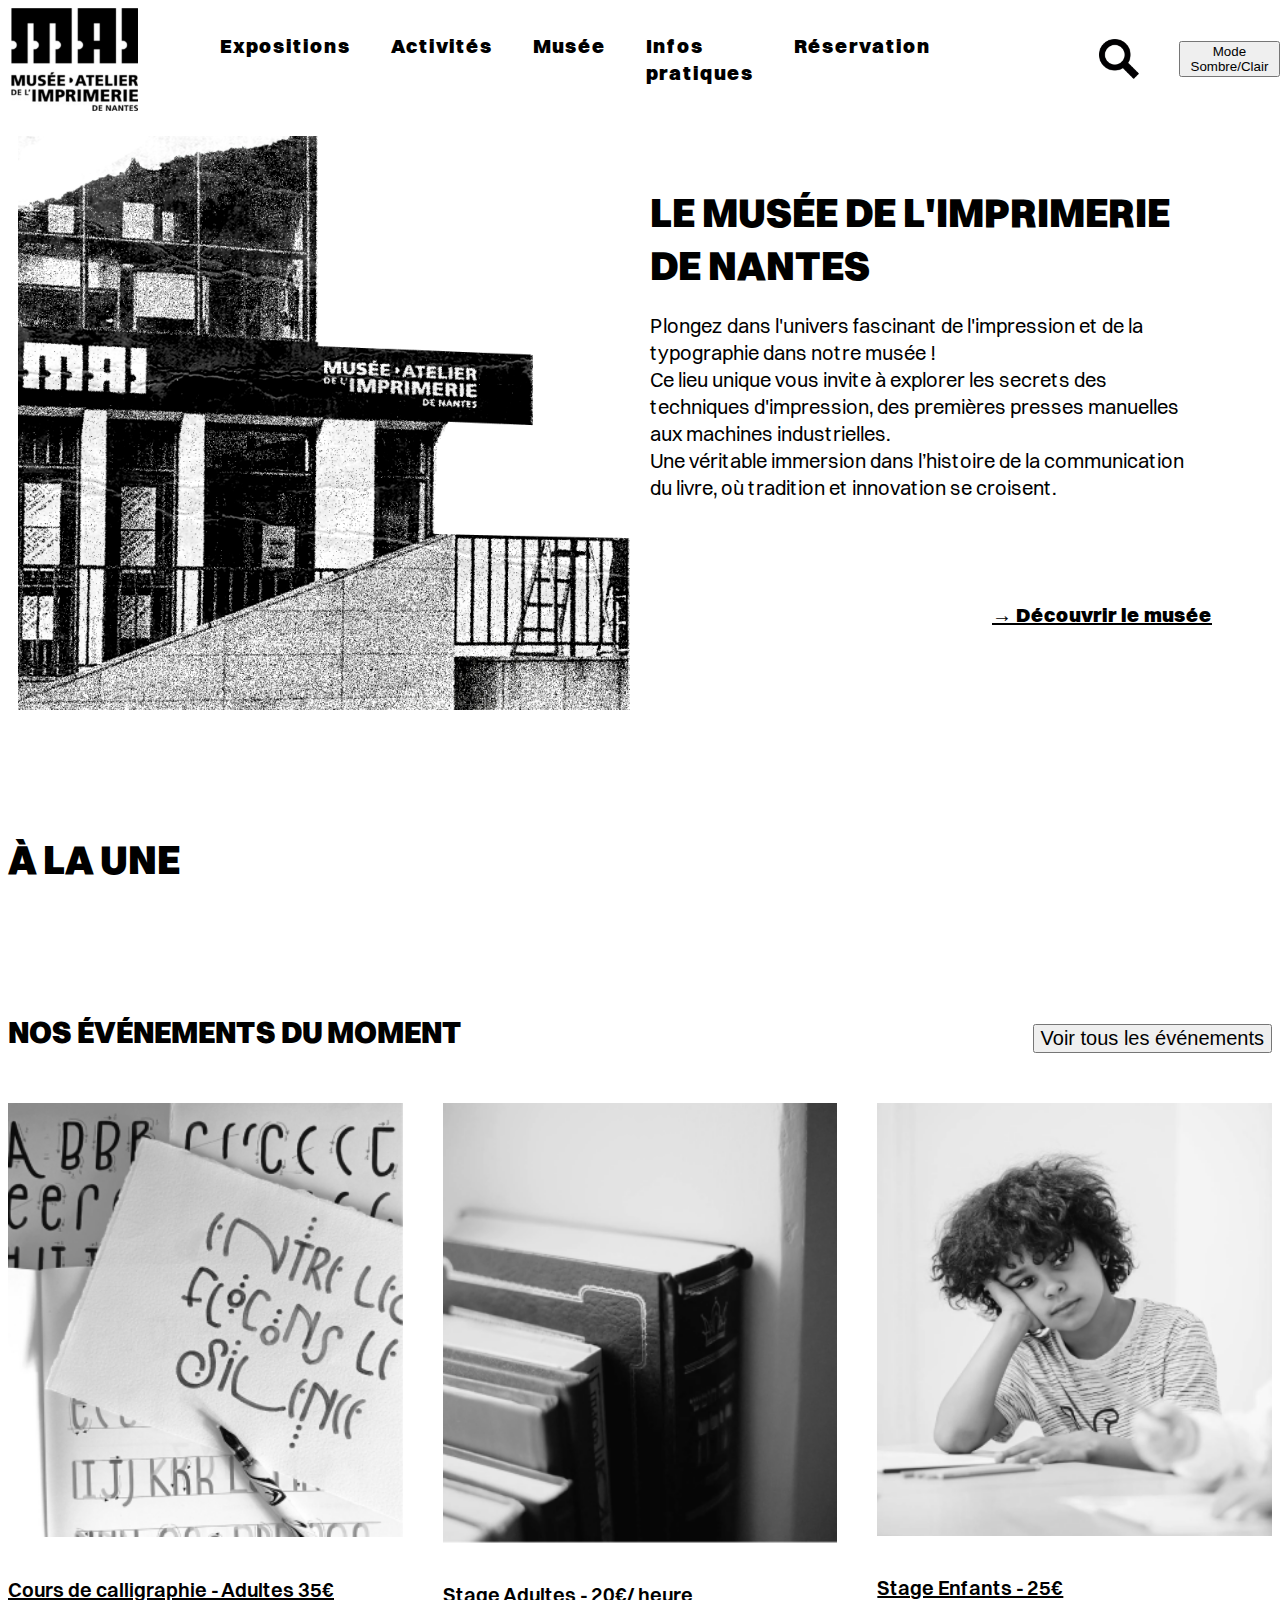
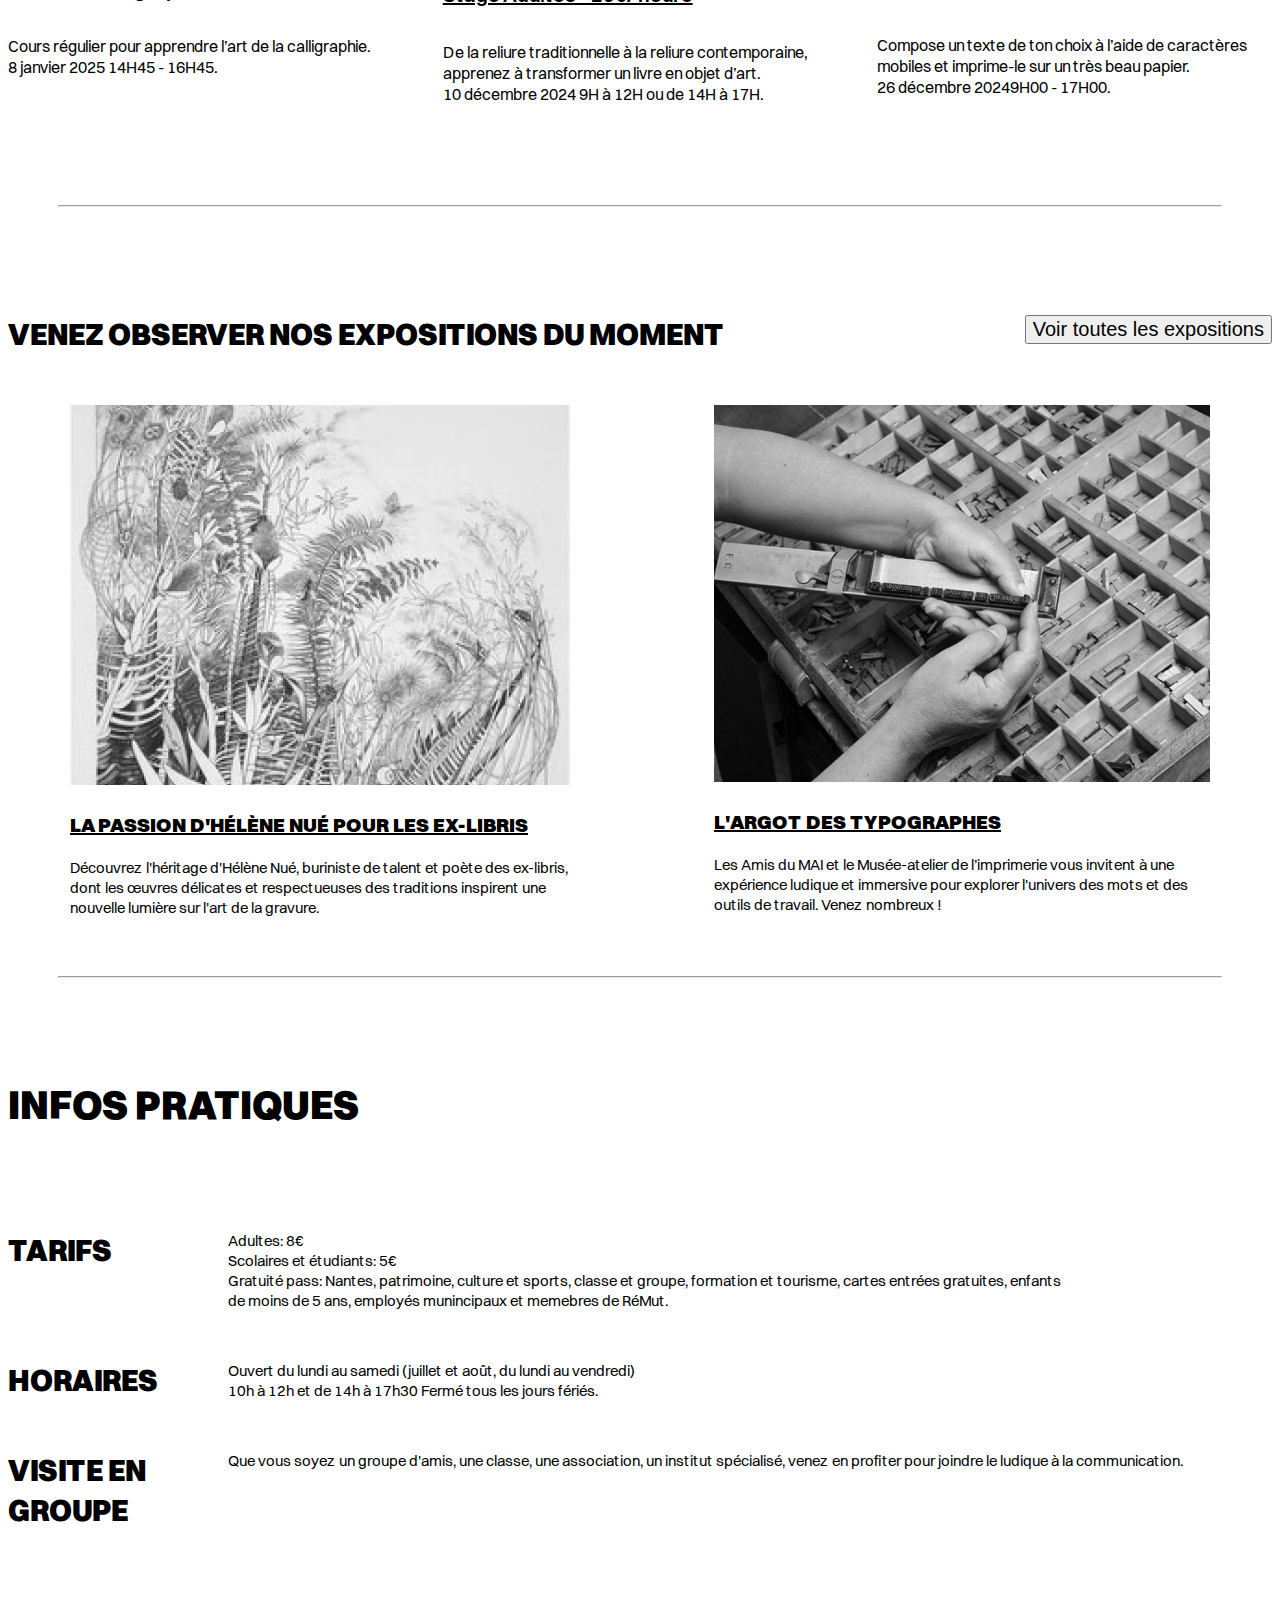
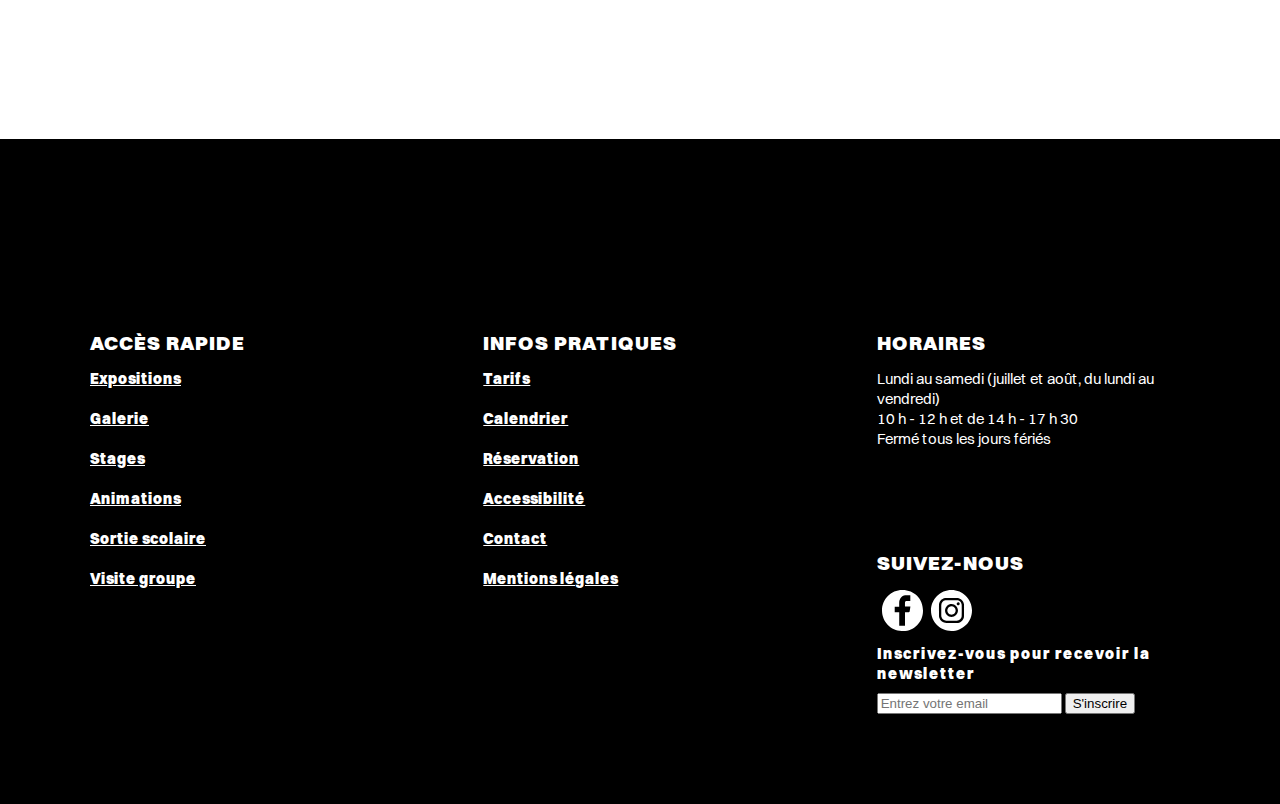
<file: index.html>
<!DOCTYPE html>
<html lang="fr">

<head>
    <meta charset="UTF-8">
    <meta name="viewport" content="width=device-width, initial-scale=1.0">
    <title>Musée de l'imprimerie de Nantes</title>
    <link rel="stylesheet" href="/styles/style.css">
    <link rel="stylesheet" href="/styles/fonts.css">
    <link rel="stylesheet" href="/styles/header.css">
    <link rel="stylesheet" href="/styles/footer.css">
    <link rel="stylesheet" href="/styles/infos-pratiques.css">
    <link rel="stylesheet" href="/styles/expo-du-moment.css">
    <link rel="stylesheet" href="/styles/accueil.css">
    <script src="js/oskour.js" defer> </script>
</head>

<body>
    <header id="main-header">
        <img src="/images/logo-principal.png" alt="Logo_principal" width="150px">
        <nav>
            <ul>
                <li>
                    <a href="index-2.html">Expositions</a>
                </li>
                <li>
                    <a href="">Activités</a>
                </li>
                <li>
                    <a href="">Musée</a>
                </li>
                <li>
                    <a href="">Infos pratiques</a>
                </li>
                <li>
                    <a href="">Réservation</a>
                </li>
            </ul>
        </nav>
        <img class="loupe hidden-mobile" src="/images/logo-loupe.png" alt="Logo_loupe" width="40px">
        <button id="toggleMode">Mode Sombre/Clair</button>
    </header>


    <main class="coeur-de-page">
        <section class="home-page">
            <div>
                <img class="image-accueil" width="1000px" src="/images/Desktop/image-accueil-dekstop.png"
                    alt="Photo_du_musée">
            </div>
            <div>
                <h1 class="principal-title">LE MUSÉE DE L'IMPRIMERIE DE NANTES</h1>
                <h3 class="description">Plongez dans l'univers fascinant de l'impression et de la typographie dans notre musée ! <br> Ce
                    lieu unique vous invite à explorer les secrets des techniques d'impression, des premières presses
                    manuelles aux machines industrielles.<br> Une véritable immersion dans l’histoire de la
                    communication du livre, où tradition et innovation se croisent.</h3>
                <a class="discover-link" href="">→ Découvrir le musée</a>
            </div>
        </section>

        <section>
            <section class="container-3">
                <div class="container">
                    <h1>À LA UNE</h1>
                    <section class="evenement-du-moment">
                        <h2>NOS ÉVÉNEMENTS DU MOMENT</h2>
                        <div class="news">
                            <a href="">
                                <button class="bouton-evenement" type="submit">Voir tous les événements</button>
                            </a>
                        </div>
                    </section>

                    <section class="contenu-evenement">
                        <div class="pictures-news">
                            <div>
                                <img width="450px" src="/images/Desktop/noir-et-blanc/accueil-event 1.png"
                                    alt="Photo_atelier_calligraphie">
                                <a href="">
                                    <h5>Cours de calligraphie - Adultes 35€</h5>
                                </a>
                                <p>Cours régulier pour apprendre l’art de la calligraphie.
                                    <br>8 janvier 2025 14H45 - 16H45.
                                </p>
                            </div>
                            <div>
                                <img width="450px" src="/images/Desktop/noir-et-blanc/accueil-event-2.png"
                                    alt="Photo_stage_adultes">
                                <a href="">
                                    <h5>Stage Adultes - 20€/ heure</h5>
                                </a>
                                <p>De la reliure traditionnelle à la reliure contemporaine, <br> apprenez à transformer
                                    un livre en objet d’art.
                                    <br>10 décembre 2024 9H à 12H ou de 14H à 17H.
                                </p>
                            </div>
                            <div>
                                <img width="450px" src="/images/Desktop/noir-et-blanc/accueil-event-3.png"
                                    alt="Photo_stage_enfant">
                                <a href="">
                                    <h5>Stage Enfants - 25€</h5>
                                </a>
                                <p>Compose un texte de ton choix à l’aide de caractères mobiles et imprime-le sur un
                                    très beau papier.<br> 26 décembre 20249H00 - 17H00. </p>
                            </div>
                        </div>
                    </section>

                    <hr>
                    <section class="evenement-du-moment flex">
                        <h2 class="titre-expo">VENEZ OBSERVER NOS EXPOSITIONS DU MOMENT</h2>
                        <div>
                            <a href="index-2.html">
                                <button class="bouton-expo" type="submit">Voir toutes les expositions</button>
                            </a>
                        </div>
                    </section>

                    <section class="article-exposition flex">
                        <div>
                            <img src="/images/Desktop/noir-et-blanc/accueil-expo.png" alt="Photo_toile_d'hélène_nué">
                            <a href="">
                                <h3>LA PASSION D'HÉLÈNE NUÉ POUR LES EX-LIBRIS</h3>
                            </a>
                            <P>Découvrez l'héritage d'Hélène Nué, buriniste de talent et poète des ex-libris,<br> dont
                                les œuvres délicates et respectueuses des traditions inspirent une <br> nouvelle lumière
                                sur l'art de la gravure.</P>
                        </div>
                        <div>
                            <img src="/images/Desktop/noir-et-blanc/accueil-expo-2.png"
                                alt="Photo_exposition_typographe ">
                            <a href="">
                                <h3>L'ARGOT DES TYPOGRAPHES</h3>
                            </a>
                            <P>Les Amis du MAI et le Musée-atelier de l’imprimerie vous invitent à une <br> expérience
                                ludique et immersive pour explorer l'univers des mots et des <br> outils de travail.
                                Venez nombreux !</P>
                        </div>
                    </section>


                    <section class="page-infos-pratiques">
                        <hr>
                        <h1>INFOS PRATIQUES</h1>
                        <section>
                            <h2>TARIFS</h2>
                            <div>
                                <ul>
                                    <li>Adultes: 8€</li>
                                    <li>Scolaires et étudiants: 5€</li>
                                    <li>Gratuité pass: Nantes, patrimoine, culture et sports, classe et groupe,
                                        formation et tourisme, cartes entrées gratuites, enfants <br> de moins de 5 ans,
                                        employés munincipaux et memebres de RéMut.</li>
                                </ul>
                            </div>
                        </section>
                        <section>
                            <h2>HORAIRES</h2>
                            <div>
                                <ul>
                                    <li>
                                        Ouvert du lundi au samedi (juillet et août, du lundi au vendredi)
                                    </li>
                                    <li>10h à 12h et de 14h à 17h30
                                        Fermé tous les jours fériés.
                                    </li>
                                </ul>

                            </div>
                        </section>
                        <section>
                            <h2>VISITE EN GROUPE</h2>
                            <div>
                                <p>Que vous soyez un groupe d'amis, une classe, une association, un institut spécialisé,
                                    venez en profiter pour joindre le ludique à la communication.</p>
                            </div>
                        </section>
                    </section>
    </main>


    <footer>
        <nav>
            <h1>ACCÈS RAPIDE</h1>
            <ul>
                <li>
                    <a href="index-2.html">Expositions</a>
                </li>
                <li>
                    <a href="">Galerie</a>
                </li>
                <li>
                    <a href="">Stages</a>
                </li>
                <li>
                    <a href="">Animations</a>
                </li>
                <li>
                    <a href="">Sortie scolaire</a>
                </li>
                <li>
                    <a href="">Visite groupe</a>
                </li>
            </ul>
        </nav>
        <nav>
            <h1>INFOS PRATIQUES</h1>
            <ul>
                <li>
                    <a href="">Tarifs</a>
                </li>
                <li>
                    <a href="">Calendrier</a>
                </li>
                <li>
                    <a href="">Réservation</a>
                </li>
                <li>
                    <a href="">Accessibilité</a>
                </li>
                <li>
                    <a href="">Contact</a>
                </li>
                <li>
                    <a href="">Mentions légales</a>
                </li>
            </ul>
        </nav>
        <div>
            <H1>HORAIRES</H1>
            <p>Lundi au samedi (juillet et août, du lundi au vendredi)<br> 10 h - 12 h et de 14 h - 17 h 30
                <br> Fermé tous les jours fériés
            </p>
            <h1>SUIVEZ-NOUS</h1>
            <ul class="logos">
                <li>
                    <a href="https://www.facebook.com/MuseeImprimerieNantes" target="_blank">
                        <img src="/images/Logos/FACEBOOK.svg" alt="Logo facebook">
                    </a>
                    <a href="https://www.instagram.com/musee_imprimerie_nantes" target="_blank">
                        <img src="/images/Logos/INSTA.svg" alt="Logo instagram">
                    </a>
                </li>
            </ul>
            <div class="newsletter-container">
                <h2>Inscrivez-vous pour recevoir la newsletter</h2>
                <form class="newsletter-form">
                    <input type="email" placeholder="Entrez votre email" required>
                    <button type="submit">S'inscrire</button>
                </form>
            </div>
        </div>
    </footer>
</body>

</html>
</file>
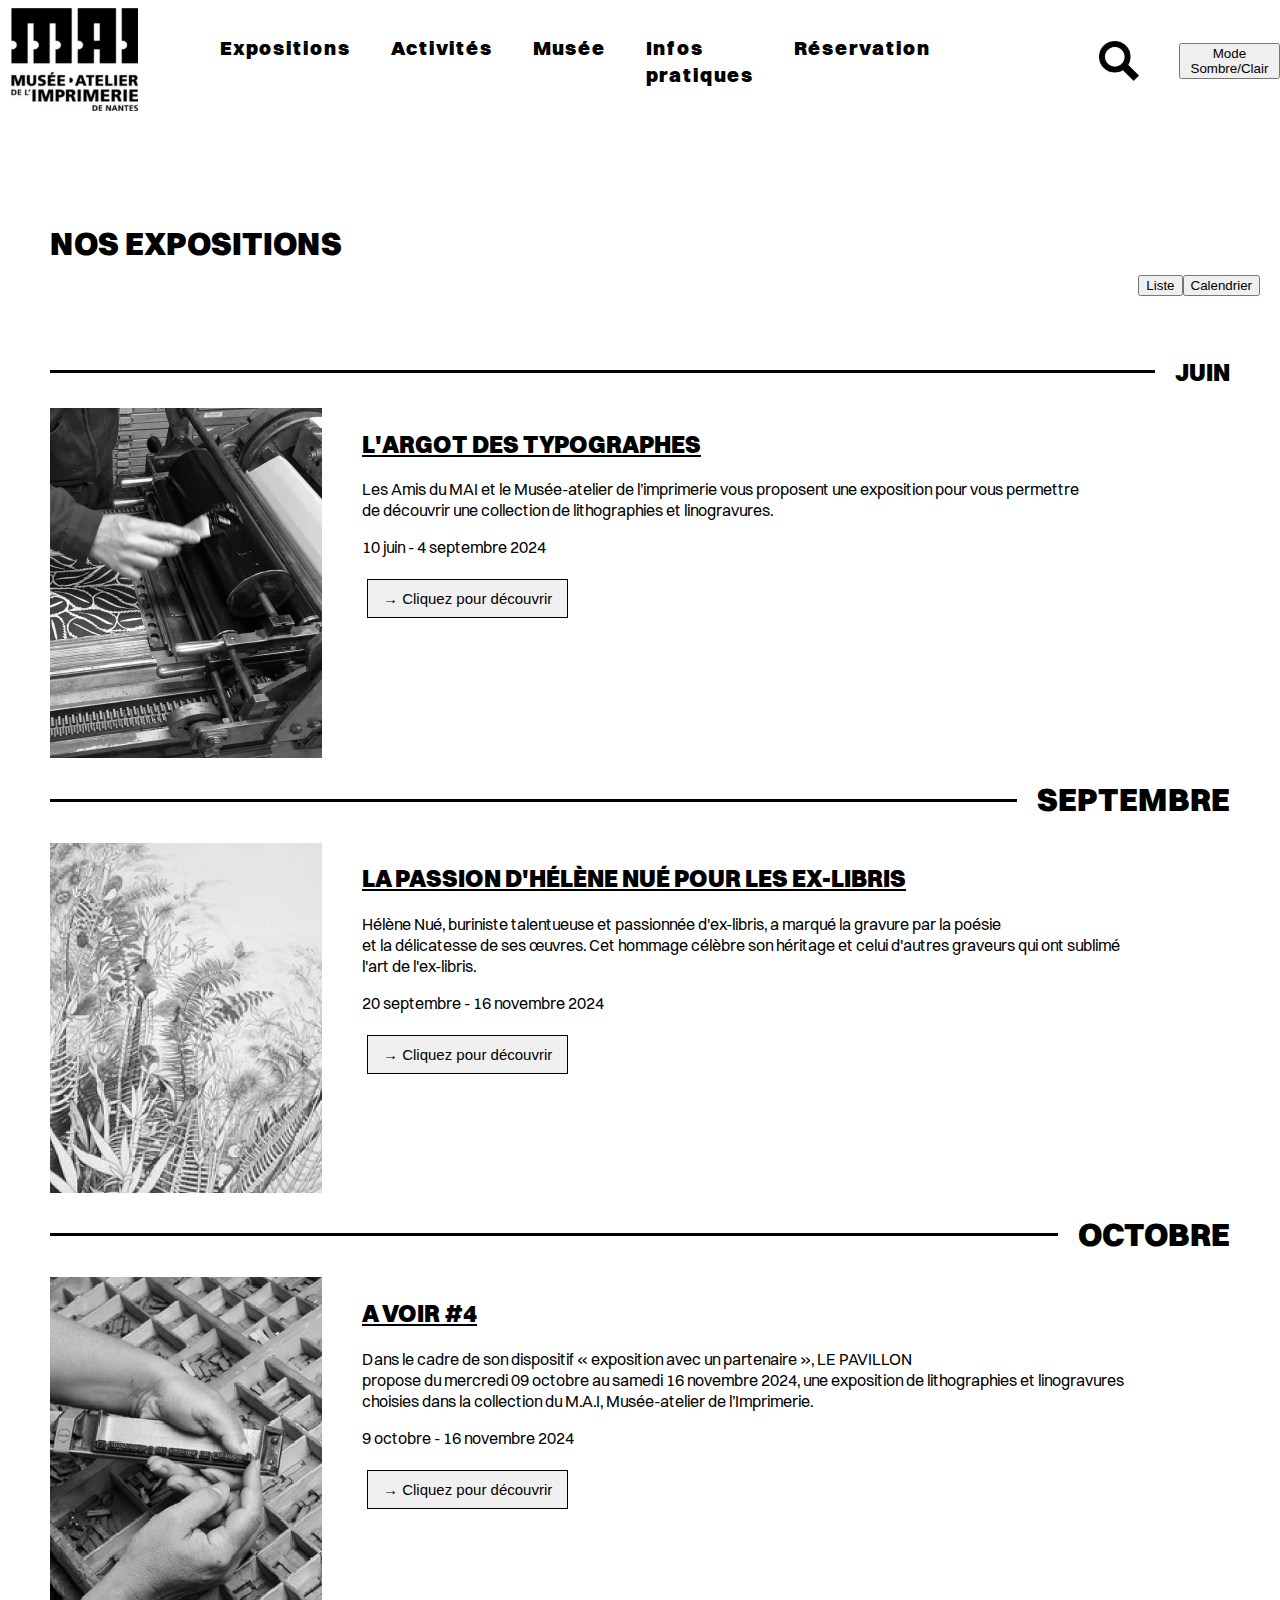
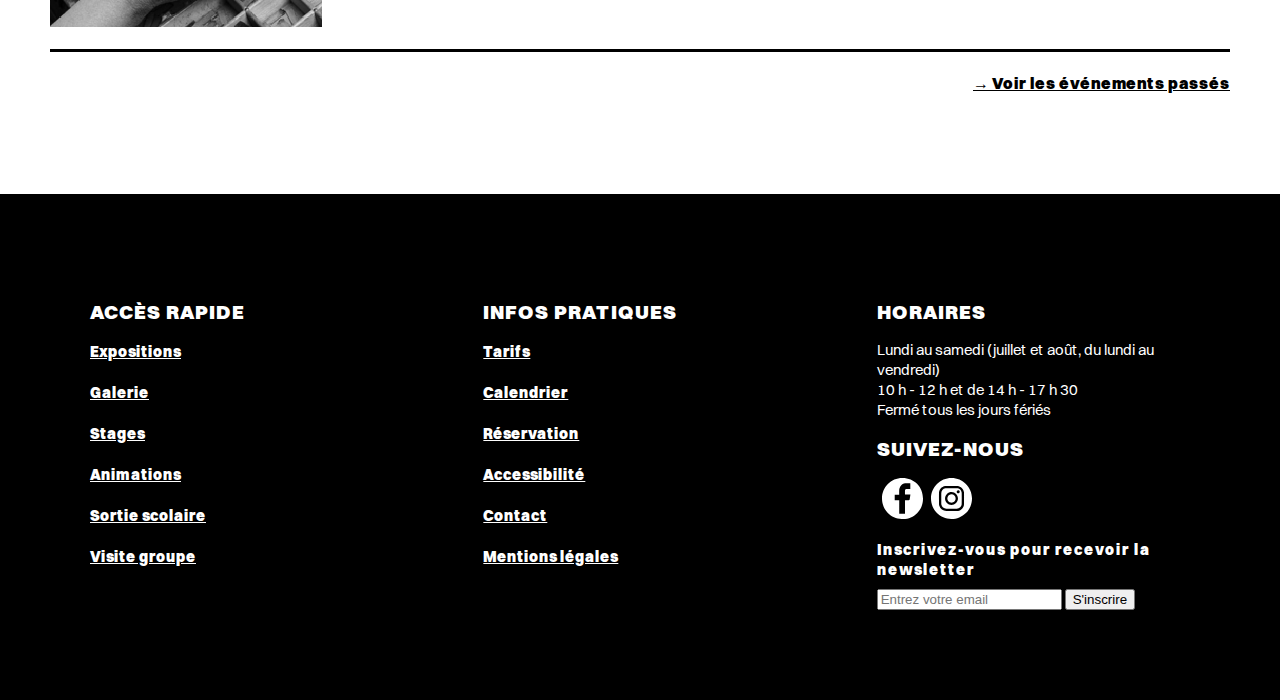
<file: index-2.html>
<!DOCTYPE html>
<html lang="fr">

<head>
    <meta charset="UTF-8">
    <meta name="viewport" content="width=device-width, initial-scale=1.0">
    <title>Expositions</title>
    <link rel="stylesheet" href="/styles/fonts.css">
    <link rel="stylesheet" href="/styles/style.css">
    <link rel="stylesheet" href="/styles/header.css">
    <link rel="stylesheet" href="/styles/nos-expositions.css">
    <link rel="stylesheet" href="/styles/footer.css">
    <script src="js/oskour.js" defer> </script>


</head>

<body>
    <header>
        <a href="index.html">
            <img src="/images/logo-principal.png" alt="Logo principal" width="150px">
        </a>
        <nav>
            <ul>
                <li>
                    <a href="">Expositions</a>
                </li>
                <li>
                    <a href="">Activités</a>
                </li>
                <li>
                    <a href="">Musée</a>
                </li>
                <li>
                    <a href="">Infos pratiques</a>
                </li>
                <li>
                    <a href="">Réservation</a>
                </li>
            </ul>
        </nav>
        <img class="loupe hidden-mobile" src="/images/logo-loupe.png" alt="Logo recherche" width="40px">
        <button id="toggleMode">Mode Sombre/Clair</button>
    </header>

    <main>
        <div class="container">
            <div class="premiere-section">
                <h1 class="titre">
                    NOS EXPOSITIONS
                </h1>
                <span class="button-group">
                    <button>Liste</button>
                    <button>Calendrier</button>
                </span>
            </div>

            <section>
                <h2 class="title-line">
                    <span class="line"></span>
                    JUIN
                </h2>
            </section>

            <section class="argo exposition-block">
                <div class="container-2">
                    <img src="/images/Desktop/noir-et-blanc/expo.png" alt="images_nos_expos">
                    <div>
                        <a href="">
                            <h2>
                                L'ARGOT DES TYPOGRAPHES
                            </h2>
                        </a>
                        <p>
                            Les Amis du MAI et le Musée-atelier de l’imprimerie vous proposent une exposition pour vous
                            permettre <br> de découvrir une collection de lithographies et linogravures.
                        </p>
                        <p>
                            10 juin - 4 septembre 2024
                        </p>
                        <a href="">
                            <button class="clique-pour-decouvrir">
                                → Cliquez pour découvrir
                            </button>
                        </a>
                    </div>
                </div>
            </section>

            <div>
                <section>
                    <h1 class="title-line">
                        <span class="line"></span>
                        SEPTEMBRE
                    </h1>
                </section>
            </div>

            <section class="helene exposition-block">
                <div class="container-2">
                    <img src="/images/Desktop/noir-et-blanc/expo-2.png" alt="images_expo_du_moment">
                    <div>
                        <a href="">
                            <h2>
                                LA PASSION D'HÉLÈNE NUÉ POUR LES EX-LIBRIS
                            </h2>
                        </a>
                        <p>
                            Hélène Nué, buriniste talentueuse et passionnée d'ex-libris, a marqué la gravure par la poésie
                            <br> et la délicatesse de ses œuvres. Cet hommage célèbre son héritage et celui d'autres
                            graveurs qui ont sublimé <br> l'art de l'ex-libris.
                        </p>
                        <p>
                            20 septembre - 16 novembre 2024
                        </p>
                        <a href="">
                            <button class="clique-pour-decouvrir">
                                → Cliquez pour découvrir
                            </button>
                        </a>
                    </div>
                </div>
            </section>

            <div>
                <section>
                    <h1 class="title-line">
                        <span class="line"></span>
                        OCTOBRE
                    </h1>
                </section>
            </div>

            <section class="lito exposition-block">
                <div class="container-2">
                    <img src="/images/Desktop/noir-et-blanc/expo-3.png" alt="images_expo_du_moment">
                    <div>
                        <a href="">
                            <h2>
                                A VOIR #4
                            </h2>
                        </a>
                        <p>
                            Dans le cadre de son dispositif « exposition avec un partenaire », LE PAVILLON <br> propose du
                            mercredi 09 octobre au samedi 16 novembre 2024, une exposition de lithographies et linogravures
                            <br> choisies dans la collection du M.A.I, Musée-atelier de l’Imprimerie.  
                        </p>
                        <p>
                            9 octobre - 16 novembre 2024
                        </p>
                        <a href="">
                            <button class="clique-pour-decouvrir">
                                → Cliquez pour découvrir
                            </button>
                        </a>
                    </div>
                </div>
            </section>

            <section>
                <h1 class="title-line">
                    <span class="line"></span>
                </h1>
                <a class="discover-link" href="">→ Voir les événements passés</a>
            </section>



    </main>

    <footer>
        <nav>
            <h1>ACCÈS RAPIDE</h1>
            <ul>
                <li>
                    <a href="index-2.html">Expositions</a>
                </li>
                <li>
                    <a href="">Galerie</a>
                </li>
                <li>
                    <a href="">Stages</a>
                </li>
                <li>
                    <a href="">Animations</a>
                </li>
                <li>
                    <a href="">Sortie scolaire</a>
                </li>
                <li>
                    <a href="">Visite groupe</a>
                </li>
            </ul>
        </nav>
        <nav>
            <h1>INFOS PRATIQUES</h1>
            <ul>
                <li>
                    <a href="">Tarifs</a>
                </li>
                <li>
                    <a href="">Calendrier</a>
                </li>
                <li>
                    <a href="">Réservation</a>
                </li>
                <li>
                    <a href="">Accessibilité</a>
                </li>
                <li>
                    <a href="">Contact</a>
                </li>
                <li>
                    <a href="">Mentions légales</a>
                </li>
            </ul>
        </nav>
        <div>
            <H1>HORAIRES</H1>
            <p>Lundi au samedi (juillet et août, du lundi au vendredi)<br> 10 h - 12 h et de 14 h - 17 h 30
                <br> Fermé tous les jours fériés
            </p>
            <h1>SUIVEZ-NOUS</h1>
            <ul class="logos">
                <li>
                    <a href="https://www.facebook.com/MuseeImprimerieNantes" target="_blank">
                        <img src="/images/Logos/FACEBOOK.svg" alt="Logo facebook">
                    </a>
                    <a href="https://www.instagram.com/musee_imprimerie_nantes" target="_blank">
                        <img src="/images/Logos/INSTA.svg" alt="Logo instagram">
                    </a>
                </li>
            </ul>
            <div class="newsletter-container">
                <h2>Inscrivez-vous pour recevoir la newsletter</h2>
                <form class="newsletter-form">
                    <input type="email" placeholder="Entrez votre email" required>
                    <button type="submit">S'inscrire</button>
                </form>
            </div>
        </div>
    </footer>
</body>

</html>
</file>
<file: styles/style.css>
.container {
    margin: 0 auto;
    max-width: 1280px;
}

/* JP */
.dark {
    color: white;
    background-color: black;
}

.container-2 {
    display: flex;
    gap: 40px;
}

.container-3 {
    margin: 8px;
    display: flex;
    flex-direction: column;
}

body {
    margin: 0;
}

@media screen and (max-width: 960px) {
    .hidden-mobile {
        display: none;
    }   
}
</file>
<file: styles/fonts.css>
@font-face {
    font-family:"Switzer";
    src: url("/fonts/Switzer-Regular.woff2") format("woff");
    font-weight: normal;
}

@font-face {
    font-family:"Switzer";
    src: url("/fonts/Switzer-Black.woff2") format("woff");
    font-weight: 800;
}

@font-face {
    font-family:"Switzer";
    src: url("/fonts/Switzer-Semibold.woff2") format("woff");
    font-weight: 500;
}

body {
    font-family: "Switzer";
}
</file>
<file: styles/header.css>
header {
    display: flex;
    align-items: flex-start;
    align-items: center;
}

header nav {
    flex-grow: 1;
    width: 100%;
    overflow-x: scroll;
}


header nav ul {
    display: flex;
    gap: 40px;
    list-style: none;
    /* flex-wrap: wrap;  */
    justify-content: space-between;
    padding-left: 70px;
    padding-right: 200px;
}

header nav ul a {
    font-size: 20px;
    text-decoration: none;
    color: black;
    font-weight: 800;
    letter-spacing: 1px;
}

.loupe {
    padding-right: 40px;
}


@media (max-width: 375px) {
    header nav ul a {
        font-size: 15px;
    }
}
</file>
<file: styles/footer.css>
footer {
    display: flex;
    align-items: flex-start;
    background-color: black;
    padding: 50px;
    flex-wrap: wrap;
}

footer .logos {
    justify-content: flex-start;
    padding-left: 0px;
}

footer div a {
    color: black;
    padding-left: 5px;
}

footer > * {
    flex-grow: 1;
    flex-basis: 20%;
    padding: 40px;
}

footer nav ul {
    flex-grow: 1;
    list-style: none;
}

footer > nav > ul {
    display: flex;
    flex-direction: column;
    padding: 0;
}

footer h1 {
    font-size: 20px;
    color: white;
    font-weight: 800;
    letter-spacing: 1px;
}

footer h2 {
    font-size: 15px;
    color: white;
    font-weight: 800;
    letter-spacing: 1px;
    padding: 0px;
    margin: 8px 0px;
}

footer a, footer p {
    font-size: 15px;
    color: rgb(255, 255, 255);
}

footer nav {
    font-weight: 800;
    color: white;
}

footer nav ul {
    gap: 20px;
}
</file>
<file: styles/infos-pratiques.css>
.page-infos-pratiques ul {
    list-style: none;
}

.page-infos-pratiques > section{
    display: flex;
}

.page-infos-pratiques h2{
    flex-basis: 220px;
    flex-shrink: 0;
    font-weight: 800;
    font-size: 30px;
}

.page-infos-pratiques ul{
    padding:0;
    align-items: flex-start;
}

.page-infos-pratiques h2, ul, p {
    margin: 0px;
}


.page-infos-pratiques H1 {
    font-weight: 800;
    font-size: 40px;
    margin-top: 100px;
    margin-bottom: 100px;
    margin-left: 0px;
}

.page-infos-pratiques p, li {
    font-size: 15px;
}

section {
    padding-bottom: 50px;
}

hr {
    margin-right: 50px;
}

@media (max-width: 400px) {
    section{
        display: flex;
        flex-direction: column;
        padding-bottom: 30px;
        }
    .page-infos-pratiques h2 {
        flex-basis: 0px;
        margin-bottom: 50px;
    }
    .page-infos-pratiques h1 {
        margin-bottom:40px;
        margin-top: 30px;
    }
}
</file>
<file: styles/expo-du-moment.css>
.expo-du-moment {
    display: flex;
    align-items: center;
    flex-grow: 1;
}

.expo-du-moment H2 {
    font-weight: 800;
    font-size: 30px;
    margin-top: 100px;
    margin-left: 50px;
}

.bouton-exposition {
    font-size: 20px;
    margin-left: 400px;
    margin-top: 80px;
}

.article-exposition {
    align-items: flex-start;
    justify-content: center;
    justify-content: space-around;
    padding-right: 50px;
}

.article-exposition p {
    font-size: 15px;
}

.article-exposition a {
    font-weight: 800;
    font-size: 19px;
    color: black;
}

.article-exposition img {
    width: 100%;
}

hr {
    margin-left: 50px;
}
</file>
<file: styles/accueil.css>
.flex {
    display: flex;
    gap: 20px;
}

@media screen and (max-width: 768px) {
    .flex {
        flex-direction: column;
    }
}

.home-page {
    padding: 0px;
    margin-top: 50px;
    display: flex;
    gap: 20px;
}

.home-page>div {
    flex-basis: 50%;
}

.home-page img {
    width: 100%;
    min-width: 250px;
}

@media screen and (max-width: 960px) {
    .home-page {
        flex-direction: column;
    }
}

.home-page H1 {
    font-weight: 800;
    margin: 0;
    margin-bottom: 20px;
    margin-right: 70px;
    padding: 0;
    margin-top: 50px;
}

.description {
    margin: 10px 0;
    margin-right: 70px;
    padding: 0;
    font-weight: 300;
}

.home-page a {
    margin: 0;
    margin-right: 50px;
    margin-top: 100px;
    padding: 0;
    color: black;
}

.home-page {
    margin: 8px;
    padding: 10px;
}


.principal-title {
    font-weight: 800;
    margin-bottom: 30px;
}

h3 {
    font-size: 20px;
    font-weight: 600;
}

.discover-link {
    display: block;
    margin-top: 100px;
    text-align: right;
    font-weight: 800;
    margin-left: 70px;
    font-size: 20px;
}


h2 {
    margin-top: 100px;
    font-size: 30px;
    margin-left: 0px;
    padding-left: 00px;
    margin-bottom: 0px;
    font-weight: 800;
}

.titre-expo {
    padding-left: 0px;
}

h4 {
    font-size: 40px;
    font-weight: 900;
    margin-left: 50px;
    font-weight: 800;
}

.button {
    display: inline-block;
    font-size: 20px;
    font-weight: 800;
    margin: 0;
    padding: 0;
}


.news {
    display: flex;
    align-items: flex-end;
}

.pictures-news {
    display: flex;
    justify-content: space-around;
    padding: 0px;
    flex-grow: 1;
    gap: 40px;
}

.pictures-news>div {
    width: calc(100% / 3);
}

.pictures-news img {
    width: 100%;
}

h5 {
    font-weight: bold;
    font-size: 20px;
    font-weight: 500;
}

.evenement-du-moment {
    display: flex;
    margin: 0px;
    justify-content: space-between;
}

.contenu-evenement {
    padding: 0px;
    margin-bottom: 100px;
}

.coeur-de-page {
    flex-wrap: wrap;
}

a {
    color: black;
}

h1 {
    font-size: 40px;
    font-weight: 800;
    margin-top: 100px;
    margin-left: 0px;
}

.article-exposition {
    padding-right: 0px;
}
.bouton-expo {
    margin: 0px;
    font-size: 20px;
    margin-top: 100px;
    align-items: flex-end;
}

.bouton-evenement {
    margin: 0px;
    font-size: 20px;
    align-items: flex-end;
}

@media (max-width: 375px) {
    .container-3 {
        margin: 8px;
        display: flex;
        flex-direction: column;
        padding: 10px;
    }
    
    h1 {
        font-size: 30px;
    }
    
    h1.principal-title {
        font-size: 20px;
    }
    
    .section.evenement-du-moment {
        display: flex;
        flex-direction: column;
    }
    
    h2.titre-expo {
        margin-top: 20px;
    }
    
    p {
        margin-bottom: 20px;
    }
    
    a.discover-link {
        margin-right: 5px;
    }
}

@media (max-width: 580px) {
    .pictures-news {
        flex-direction: column;
    }
    
    .pictures-news>div {
        width: calc(100%);
    }
    
    .article-exposition {
        padding-right: 0px;
    }
    
    .bouton-evenement {
        margin-top: 15px;
    }

    .bouton-expo{
        margin-top: 15px;
    }
    
    H1 {
        margin-top: 50px;
        margin-bottom: 0px;
    }
    
    H2 {
        margin-top: 50px;
    }
    
    a.discover-link {
        margin-top: 50px;
    }
}
</file>
<file: styles/nos-expositions.css>
.title-line {
    text-align: end;
    display: flex;
    align-items: center;
    gap: 20px;
  }

  .title-line .line {
    height: 3px;
    background: black;
    width: 100%;
    display: block;
  }

  a {
    color: black;
  }

.exposition-block {
  display: flex;
  justify-content: flex-start;
  gap: 30px;
}


  section {
    padding: 0px 50px;
  }

  h1.titre{
    font-weight: bold;
    font-weight: 800;
  }

  h1, h2 {
    font-weight: 600;
  }

  .button-group {
    display: flex;          /* Utilise flexbox pour organiser les boutons */
    justify-content: flex-end; /* Aligne les boutons à droite */
    cursor: pointer;          /* Change le curseur en "main" au survol */
    transition: 0.3s;         /* Animation pour les interactions */
    margin-bottom: 50px;
}


button .button-group, .clique-pour-decouvrir {
    margin: 5px;            /* Optionnel : ajoute un peu d'espace entre les boutons */
    padding: 10px 15px;     /* Ajuste l'intérieur des boutons */
    border: 1px solid black; /* Optionnel : style des boutons */
    background-color: #f0f0f0; /* Optionnel : couleur de fond des boutons */
}

.button-group {
    font-size: 30px;          /* Taille du texte */
    padding: 10px 20px;       /* Espace intérieur (haut/bas, gauche/droite) */
    cursor: pointer;          /* Change le curseur en "main" au survol */
    transition: 0.3s;         /* Animation pour les interactions */
}

.titre {
  margin: 0px;
  margin-left: 50px;
  margin-top: 100px;
}

.discover-link {
  color: black;
  display: flex;
  justify-content: flex-end;
  font-weight: 800;
  margin-bottom: 100px;
}

.clique-pour-decouvrir {
    font-size: 15px;
}

.argo exposition-block {
  color: black;
}

@media (max-width: 500px) {
  .div.container-2 {
    flex-direction: column;
  }

  .button-group {
    font-size: 15px;
  }
  span.button-group {
    margin-right: 30px;
    padding: 0px;
    margin-top: 20px;
  }

  h1.titre {
    margin: 0px;
    margin-top: 30px;
    padding: 0 30px;
  }

  .container-2 {
    width: 100%;
    flex-direction: column;
  }

  a {
    color: black;
  }
}
</file>
